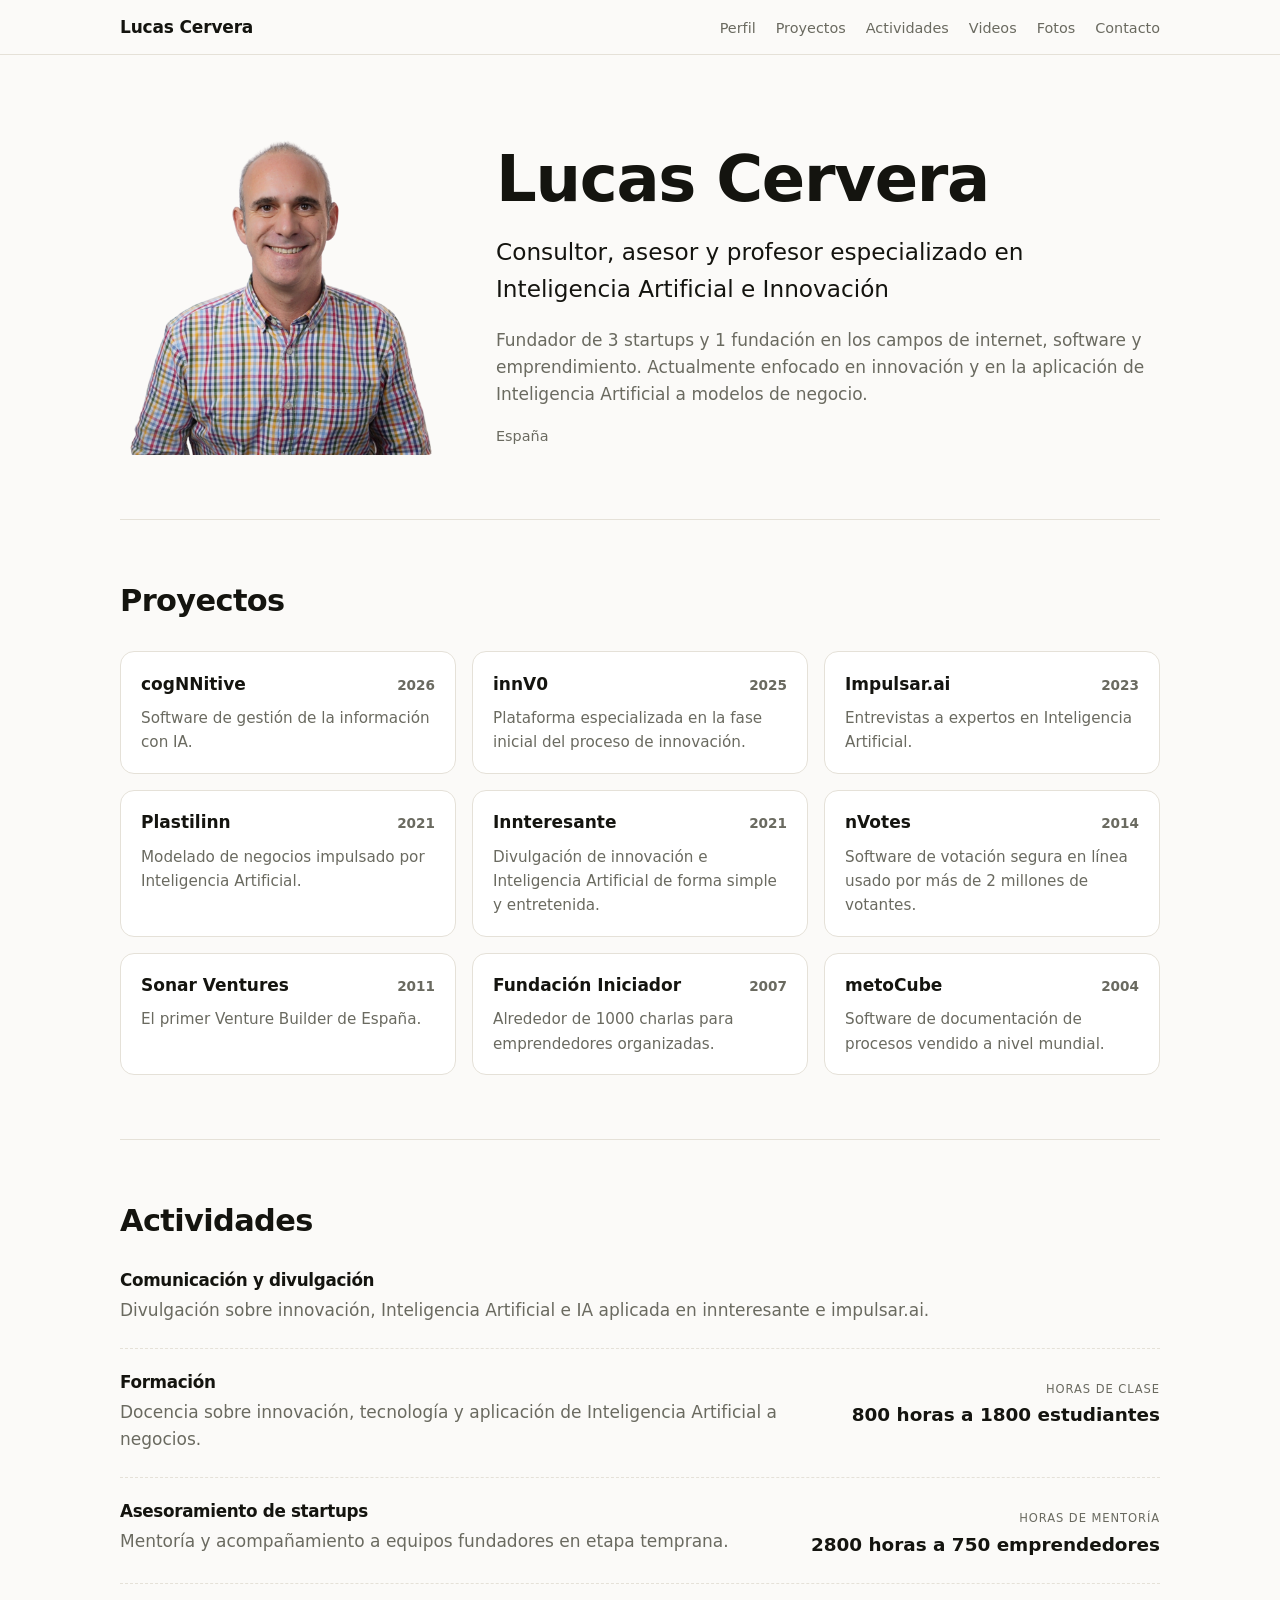
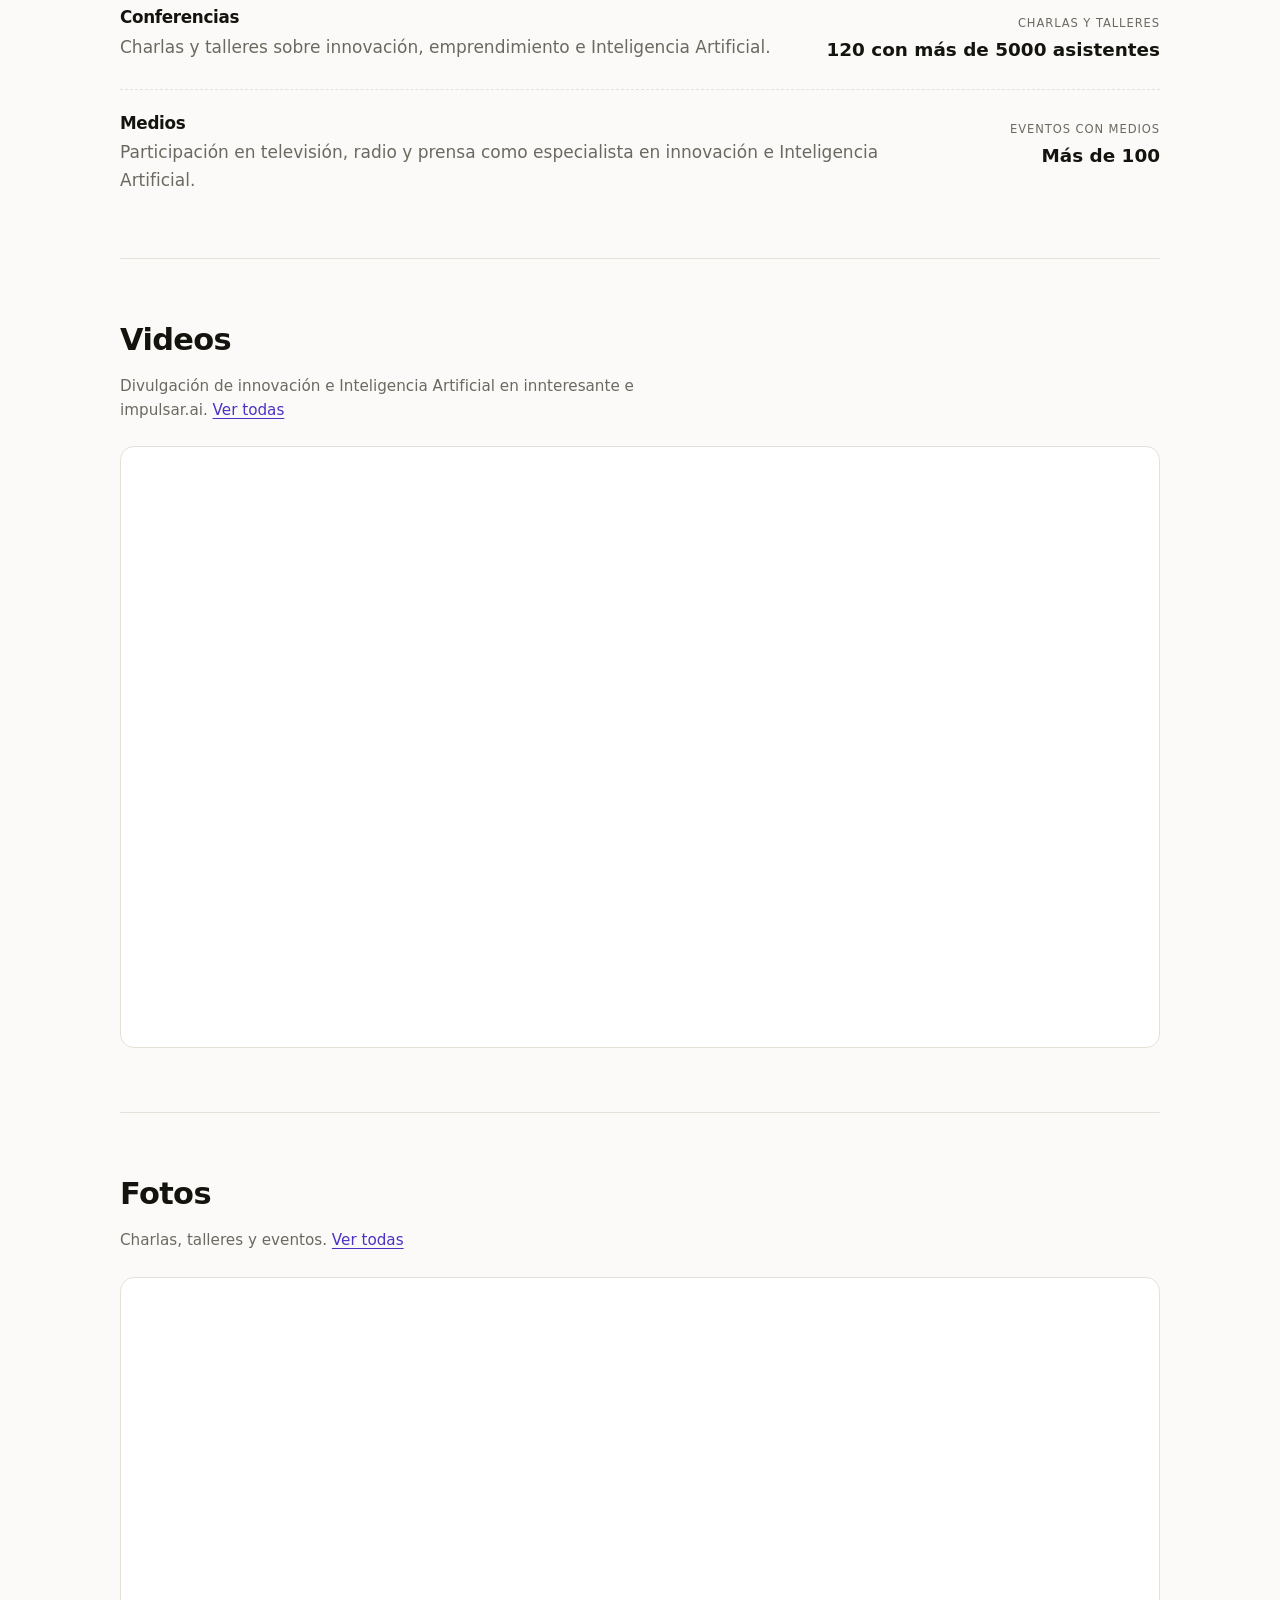
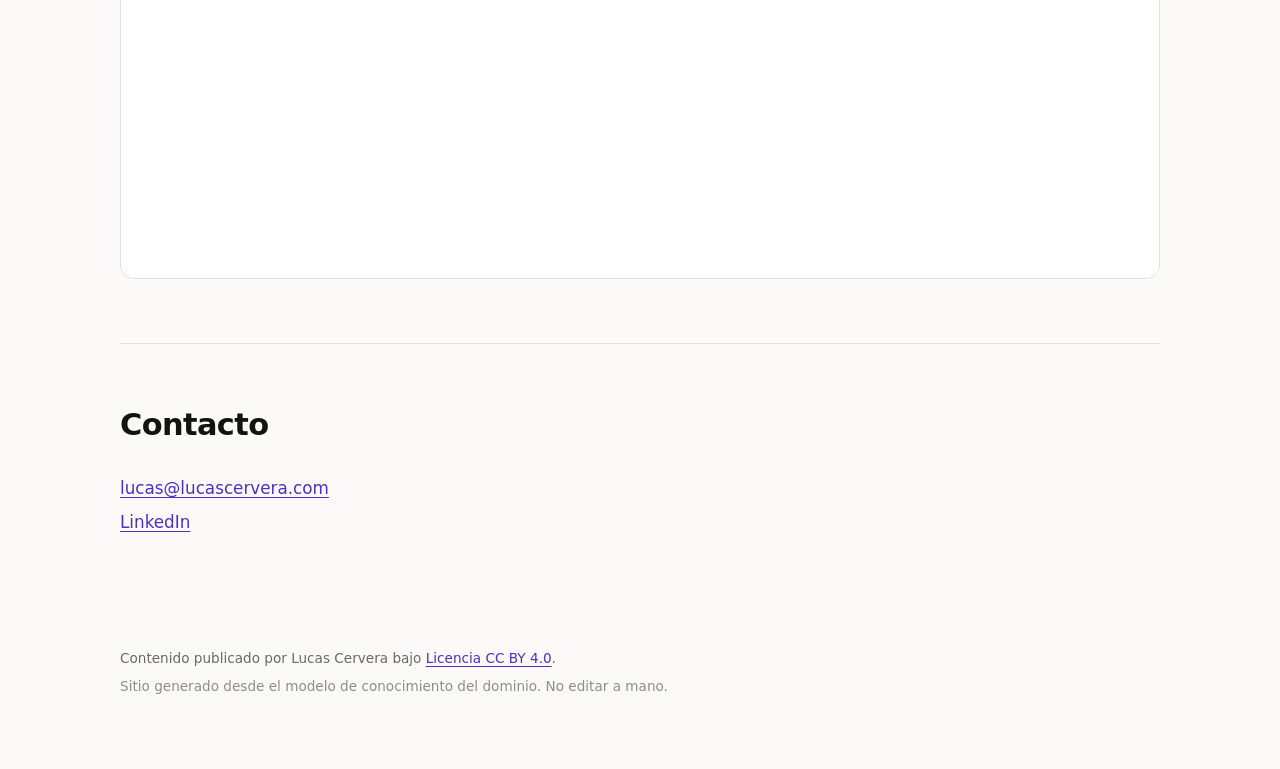
<file: index.html>
<!DOCTYPE html>
<html lang="es">
<head>
  <meta charset="utf-8" />
  <meta name="viewport" content="width=device-width, initial-scale=1" />
  <title>Lucas Cervera — Consultor, asesor y profesor de IA</title>
  <meta name="description" content="Fundador de 3 startups y 1 fundación en los campos de internet, software y emprendimiento. Actualmente enfocado en innovación y en la aplicación de Inteligencia Artificial a modelos de negocio." />
  <meta name="author" content="Lucas Cervera" />
  <meta property="og:type" content="profile" />
  <meta property="og:title" content="Lucas Cervera" />
  <meta property="og:description" content="Fundador de 3 startups y 1 fundación en los campos de internet, software y emprendimiento. Actualmente enfocado en innovación y en la aplicación de Inteligencia Artificial a modelos de negocio." />
  <meta property="og:url" content="https://lucascervera.com/" />
  <meta property="og:image" content="https://lucascervera.com/assets/lucas.png" />
  <meta property="og:image:alt" content="Retrato de Lucas Cervera" />
  <meta name="twitter:card" content="summary" />
  <meta name="twitter:image" content="https://lucascervera.com/assets/lucas.png" />
  <link rel="canonical" href="https://lucascervera.com/" />
  <link rel="icon" href="data:image/svg+xml,%3Csvg xmlns='http://www.w3.org/2000/svg' viewBox='0 0 64 64'%3E%3Crect width='64' height='64' rx='14' fill='%23141414'/%3E%3Ctext x='32' y='43' font-family='Georgia,serif' font-size='28' fill='%23fbfaf8' text-anchor='middle'%3ELC%3C/text%3E%3C/svg%3E" />
  <link rel="stylesheet" href="assets/site.css" />
  <script type="application/ld+json">
{
  "@context": "https://schema.org",
  "@graph": [
    {
      "@type": "Person",
      "@id": "https://lucascervera.com/#person",
      "name": "Lucas Cervera",
      "jobTitle": "Consultor, asesor y profesor especializado en Inteligencia Artificial e Innovación",
      "description": "Fundador de 3 startups y 1 fundación en los campos de internet, software y emprendimiento. Actualmente enfocado en innovación y en la aplicación de Inteligencia Artificial a modelos de negocio.",
      "url": "https://lucascervera.com/",
      "knowsAbout": [
        "Inteligencia Artificial",
        "Innovación",
        "Adopción de Inteligencia Artificial en negocios",
        "Transformación digital",
        "Modelos de negocio",
        "Emprendimiento"
      ],
      "sameAs": [
        "https://es.linkedin.com/in/lucascervera",
        "https://github.com/lucascervera",
        "https://cognnitive.com"
      ],
      "founds": [
        {
          "@type": "Organization",
          "name": "cogNNitive",
          "url": "https://cognnitive.com"
        },
        {
          "@type": "Organization",
          "name": "innV0",
          "url": "https://innV0.com"
        },
        {
          "@type": "Organization",
          "name": "Impulsar.ai",
          "url": "https://impulsar.ai"
        },
        {
          "@type": "Organization",
          "name": "Plastilinn",
          "url": "https://plastilinn.com"
        },
        {
          "@type": "Organization",
          "name": "Innteresante",
          "url": "http://innteresante.com/"
        },
        {
          "@type": "Organization",
          "name": "nVotes",
          "url": "http://nvotes.com/"
        },
        {
          "@type": "Organization",
          "name": "Sonar Ventures",
          "url": "https://www.crunchbase.com/organization/sonar-ventures"
        },
        {
          "@type": "Organization",
          "name": "Fundación Iniciador",
          "url": "http://iniciador.com/"
        },
        {
          "@type": "Organization",
          "name": "metoCube",
          "url": "https://www.youtube.com/watch?v=Gs-u9KTFNYs"
        }
      ],
      "image": "https://lucascervera.com/assets/lucas.png",
      "email": "mailto:lucas@lucascervera.com",
      "address": {
        "@type": "PostalAddress",
        "addressCountry": "ES"
      }
    },
    {
      "@type": "WebSite",
      "@id": "https://lucascervera.com/#website",
      "url": "https://lucascervera.com/",
      "name": "Lucas Cervera",
      "inLanguage": "es",
      "publisher": {
        "@id": "https://lucascervera.com/#person"
      },
      "dateModified": "2026-11-17"
    }
  ]
}
  </script>
</head>
<body>
  <a class="skip" href="#contenido">Saltar al contenido</a>

  <header class="site-header">
    <nav aria-label="Principal">
      <a class="brand" href="/">Lucas Cervera</a>
      <ul>
        <li><a href="#perfil">Perfil</a></li>
        <li><a href="#proyectos">Proyectos</a></li>
        <li><a href="#actividades">Actividades</a></li>
        <li><a href="#videos">Videos</a></li>
        <li><a href="#fotos">Fotos</a></li>
        <li><a href="#contacto">Contacto</a></li>
      </ul>
    </nav>
  </header>

  <main id="contenido">
    <section class="hero" id="perfil">
      <img class="portrait" src="assets/lucas.png" alt="Retrato de Lucas Cervera" width="320" height="320" />
      <div class="hero-copy">
        <h1>Lucas Cervera</h1>
        <p class="headline">Consultor, asesor y profesor especializado en Inteligencia Artificial e Innovación</p>
        <p class="summary">Fundador de 3 startups y 1 fundación en los campos de internet, software y emprendimiento. Actualmente enfocado en innovación y en la aplicación de Inteligencia Artificial a modelos de negocio.</p>
        <p class="location">España</p>
      </div>
    </section>

    <section id="proyectos">
      <h2>Proyectos</h2>
      <ul class="cards">
        <li class="card">
          <div class="card-head"><a href="https://cognnitive.com" rel="noopener">cogNNitive</a><span class="year">2026</span></div>
          <p>Software de gestión de la información con IA.</p>
        </li>
        <li class="card">
          <div class="card-head"><a href="https://innV0.com" rel="noopener">innV0</a><span class="year">2025</span></div>
          <p>Plataforma especializada en la fase inicial del proceso de innovación.</p>
        </li>
        <li class="card">
          <div class="card-head"><a href="https://impulsar.ai" rel="noopener">Impulsar.ai</a><span class="year">2023</span></div>
          <p>Entrevistas a expertos en Inteligencia Artificial.</p>
        </li>
        <li class="card">
          <div class="card-head"><a href="https://plastilinn.com" rel="noopener">Plastilinn</a><span class="year">2021</span></div>
          <p>Modelado de negocios impulsado por Inteligencia Artificial.</p>
        </li>
        <li class="card">
          <div class="card-head"><a href="http://innteresante.com/" rel="noopener">Innteresante</a><span class="year">2021</span></div>
          <p>Divulgación de innovación e Inteligencia Artificial de forma simple y entretenida.</p>
        </li>
        <li class="card">
          <div class="card-head"><a href="http://nvotes.com/" rel="noopener">nVotes</a><span class="year">2014</span></div>
          <p>Software de votación segura en línea usado por más de 2 millones de votantes.</p>
        </li>
        <li class="card">
          <div class="card-head"><a href="https://www.crunchbase.com/organization/sonar-ventures" rel="noopener">Sonar Ventures</a><span class="year">2011</span></div>
          <p>El primer Venture Builder de España.</p>
        </li>
        <li class="card">
          <div class="card-head"><a href="http://iniciador.com/" rel="noopener">Fundación Iniciador</a><span class="year">2007</span></div>
          <p>Alrededor de 1000 charlas para emprendedores organizadas.</p>
        </li>
        <li class="card">
          <div class="card-head"><a href="https://www.youtube.com/watch?v=Gs-u9KTFNYs" rel="noopener">metoCube</a><span class="year">2004</span></div>
          <p>Software de documentación de procesos vendido a nivel mundial.</p>
        </li>
      </ul>
    </section>

    <section id="actividades">
      <h2>Actividades</h2>
      <ul class="activities">
        <li class="activity">
          <div class="activity-body">
            <h3>Comunicación y divulgación</h3>
            <p>Divulgación sobre innovación, Inteligencia Artificial e IA aplicada en innteresante e impulsar.ai.</p>
          </div>
          
        </li>
        <li class="activity">
          <div class="activity-body">
            <h3>Formación</h3>
            <p>Docencia sobre innovación, tecnología y aplicación de Inteligencia Artificial a negocios.</p>
          </div>
          <p class="metric"><span class="metric-label">Horas de clase</span><span class="metric-value">800 horas a 1800 estudiantes</span></p>
        </li>
        <li class="activity">
          <div class="activity-body">
            <h3>Asesoramiento de startups</h3>
            <p>Mentoría y acompañamiento a equipos fundadores en etapa temprana.</p>
          </div>
          <p class="metric"><span class="metric-label">Horas de mentoría</span><span class="metric-value">2800 horas a 750 emprendedores</span></p>
        </li>
        <li class="activity">
          <div class="activity-body">
            <h3>Conferencias</h3>
            <p>Charlas y talleres sobre innovación, emprendimiento e Inteligencia Artificial.</p>
          </div>
          <p class="metric"><span class="metric-label">Charlas y talleres</span><span class="metric-value">120 con más de 5000 asistentes</span></p>
        </li>
        <li class="activity">
          <div class="activity-body">
            <h3>Medios</h3>
            <p>Participación en televisión, radio y prensa como especialista en innovación e Inteligencia Artificial.</p>
          </div>
          <p class="metric"><span class="metric-label">Eventos con medios</span><span class="metric-value">Más de 100</span></p>
        </li>
      </ul>
    </section>

    <section id="videos">
      <h2>Videos</h2>
      <p class="section-note">Divulgación de innovación e Inteligencia Artificial en innteresante e impulsar.ai. <a class="see-all" href="https://drive.google.com/drive/folders/1diGCwk93dDO-bQzlUU074Rc8FeACiPiR" rel="noopener">Ver todas</a></p>
      <div class="embed"><iframe src="https://drive.google.com/embeddedfolderview?id=1diGCwk93dDO-bQzlUU074Rc8FeACiPiR#grid" title="Videos" loading="lazy" referrerpolicy="no-referrer"></iframe></div>
    </section>

    <section id="fotos">
      <h2>Fotos</h2>
      <p class="section-note">Charlas, talleres y eventos. <a class="see-all" href="https://drive.google.com/drive/folders/1i5gF58MuRhwEacNkJK-iJq9YZfeOvEsu" rel="noopener">Ver todas</a></p>
      <div class="embed"><iframe src="https://drive.google.com/embeddedfolderview?id=1i5gF58MuRhwEacNkJK-iJq9YZfeOvEsu#grid" title="Fotos" loading="lazy" referrerpolicy="no-referrer"></iframe></div>
    </section>

    <section id="contacto">
      <h2>Contacto</h2>
      <p><a href="mailto:lucas@lucascervera.com">lucas@lucascervera.com</a></p>
      <p><a href="https://es.linkedin.com/in/lucascervera" rel="noopener">LinkedIn</a></p>
    </section>
  </main>

  <footer class="site-footer">
    <p>Contenido publicado por Lucas Cervera bajo <a href="https://creativecommons.org/licenses/by/4.0/" rel="noopener">Licencia CC BY 4.0</a>.</p>
    <p class="generated">Sitio generado desde el modelo de conocimiento del dominio. No editar a mano.</p>
  </footer>
</body>
</html>
</file>
<file: assets/site.css>
:root {
  --bg: #fbfaf8;
  --surface: #ffffff;
  --ink: #14140f;
  --muted: #6a6a60;
  --line: #e5e1d8;
  --accent: #4b32c3;
  --radius: 14px;
  --max: 1080px;
}

* { box-sizing: border-box; }

html { scroll-behavior: smooth; }

body {
  margin: 0;
  background: var(--bg);
  color: var(--ink);
  font-family: ui-sans-serif, system-ui, -apple-system, "Segoe UI", Roboto, Helvetica, Arial, sans-serif;
  font-size: 17px;
  line-height: 1.6;
  -webkit-font-smoothing: antialiased;
}

a { color: var(--accent); text-decoration-thickness: 1px; text-underline-offset: 3px; }
a:hover { text-decoration-thickness: 2px; }

.skip {
  position: absolute;
  left: -9999px;
}
.skip:focus {
  left: 1rem;
  top: 1rem;
  z-index: 100;
  background: var(--surface);
  padding: 0.5rem 0.75rem;
  border-radius: 8px;
}

.site-header {
  position: sticky;
  top: 0;
  z-index: 10;
  background: color-mix(in srgb, var(--bg) 92%, transparent);
  backdrop-filter: blur(8px);
  border-bottom: 1px solid var(--line);
}
.site-header nav {
  max-width: var(--max);
  margin: 0 auto;
  padding: 0.85rem 1.25rem;
  display: flex;
  align-items: center;
  justify-content: space-between;
  gap: 1rem;
  flex-wrap: wrap;
}
.brand { font-weight: 700; color: var(--ink); text-decoration: none; letter-spacing: -0.01em; }
.site-header ul { display: flex; gap: 1.25rem; list-style: none; margin: 0; padding: 0; }
.site-header ul a { color: var(--muted); text-decoration: none; font-size: 0.9rem; }
.site-header ul a:hover { color: var(--ink); }

main { max-width: var(--max); margin: 0 auto; padding: 0 1.25rem; }

section { padding: 4rem 0; border-bottom: 1px solid var(--line); }
section:last-of-type { border-bottom: 0; }

h1, h2, h3 { line-height: 1.15; letter-spacing: -0.02em; margin: 0; }
h1 { font-size: clamp(2.5rem, 6vw, 4rem); }
h2 { font-size: clamp(1.4rem, 2.5vw, 1.9rem); margin-bottom: 2rem; }
h3 { font-size: 1.05rem; }

.hero {
  display: grid;
  grid-template-columns: 1fr;
  gap: 2rem;
  align-items: center;
  padding-top: 5rem;
}
.portrait {
  width: 100%;
  max-width: 320px;
  aspect-ratio: 1;
  object-fit: cover;
  border-radius: var(--radius);
}
.headline { font-size: clamp(1.1rem, 2.4vw, 1.45rem); margin: 1rem 0 1.25rem; }
.summary { color: var(--muted); max-width: 60ch; margin: 0 0 1rem; }
.location { color: var(--muted); font-size: 0.9rem; margin: 0; }

.cards {
  list-style: none;
  margin: 0;
  padding: 0;
  display: grid;
  grid-template-columns: repeat(auto-fill, minmax(260px, 1fr));
  gap: 1rem;
}
.card {
  background: var(--surface);
  border: 1px solid var(--line);
  border-radius: var(--radius);
  padding: 1.15rem 1.25rem;
}
.card-head { display: flex; align-items: baseline; justify-content: space-between; gap: 0.75rem; font-weight: 600; }
.card-head a { color: var(--ink); text-decoration: none; }
.card-head a:hover { text-decoration: underline; }
.year { color: var(--muted); font-size: 0.85rem; font-variant-numeric: tabular-nums; }
.card p { margin: 0.5rem 0 0; color: var(--muted); font-size: 0.95rem; }

.activities { list-style: none; margin: 0; padding: 0; display: grid; gap: 1.5rem; }
.activity { display: grid; gap: 1rem; padding-bottom: 1.5rem; border-bottom: 1px dashed var(--line); }
.activity:last-child { border-bottom: 0; padding-bottom: 0; }
.activity p { margin: 0.4rem 0 0; color: var(--muted); }

.metric { display: flex; flex-direction: column; gap: 0.15rem; margin: 0; }
.metric-label { font-size: 0.72rem; text-transform: uppercase; letter-spacing: 0.08em; color: var(--muted); }
.metric-value { font-size: 1.15rem; font-weight: 650; color: var(--ink); }

.section-note { margin: -1rem 0 1.5rem; color: var(--muted); font-size: 0.95rem; max-width: 62ch; }
.see-all { white-space: nowrap; }
.embed {
  border: 1px solid var(--line);
  border-radius: var(--radius);
  overflow: hidden;
  background: var(--surface);
}
.embed iframe {
  display: block;
  width: 100%;
  height: min(70vh, 600px);
  border: 0;
}

#contacto p { margin: 0 0 0.5rem; font-size: 1.05rem; }

.site-footer {
  max-width: var(--max);
  margin: 0 auto;
  padding: 2.5rem 1.25rem 4rem;
  color: var(--muted);
  font-size: 0.85rem;
}
.site-footer p { margin: 0 0 0.4rem; }
.generated { opacity: 0.75; }

@media (min-width: 760px) {
  .hero { grid-template-columns: 320px 1fr; gap: 3.5rem; }
  .activity { grid-template-columns: 1fr auto; align-items: start; }
  .metric { text-align: right; min-width: 12rem; }
}
</file>
